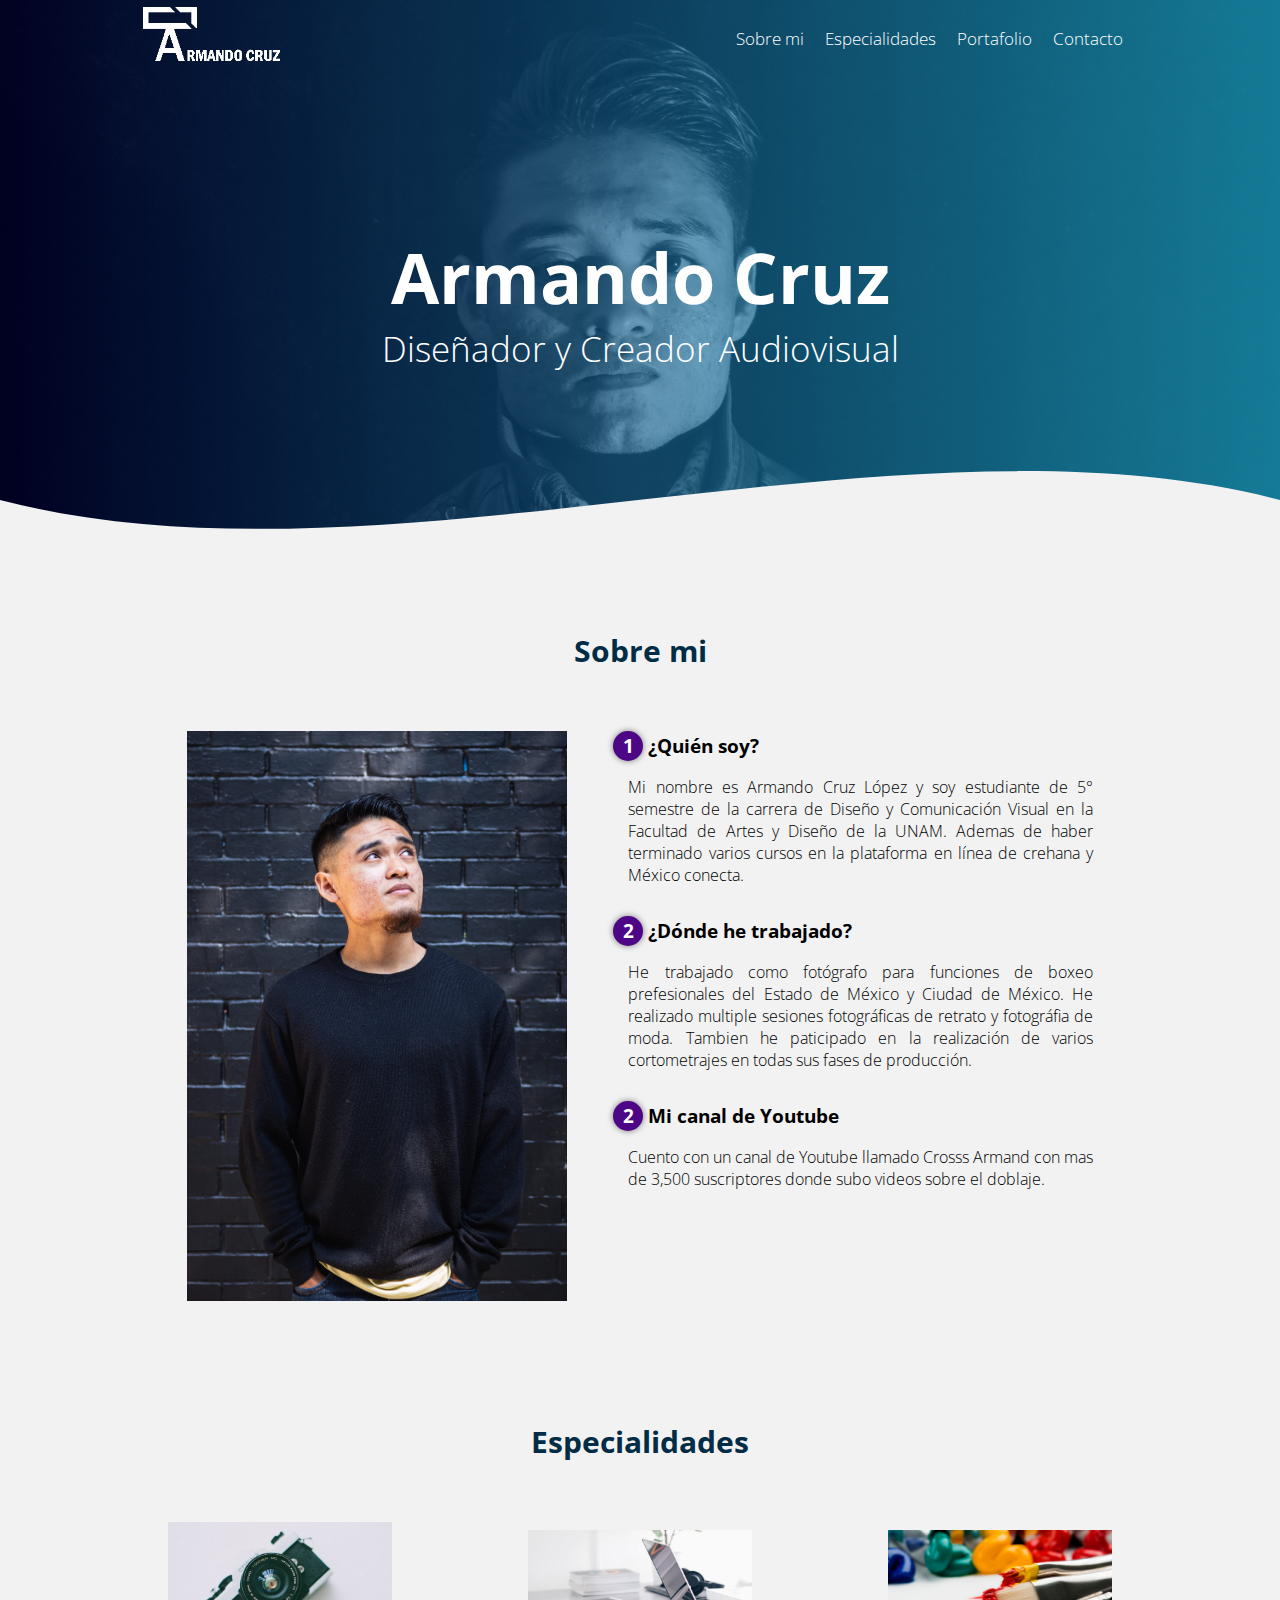
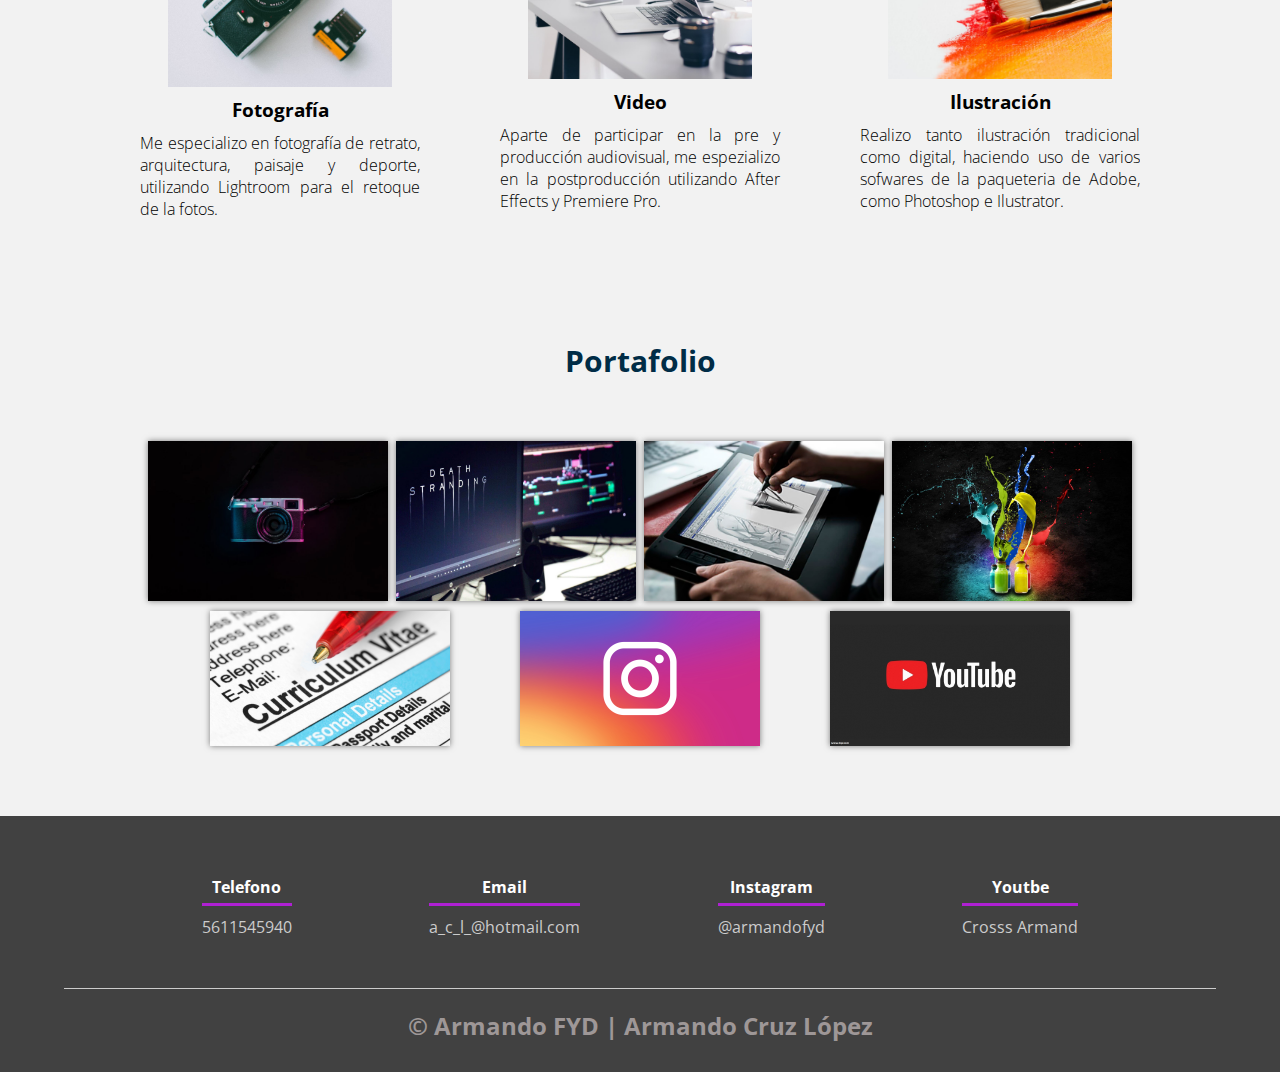
<file: index.html>
<!DOCTYPE html>
<html lang="en">

<head>
    <meta charset="UTF-8">
    <meta name="viewport" content="width=device-width, initial-scale=1.0">
    <meta http-equiv="X-UA-Compatible" content="ie=edge">
    <title>Armando CL</title>
    <link rel="stylesheet" href="estilos.css">
    <link href="https://fonts.googleapis.com/css?family=Open+Sans:300,400,700,800&display=swap" rel="stylesheet">
</head>

<body class="hidden">
    <div class="centrado" id="onload">
        <div class="lds-facebook"><div></div><div></div><div></div></div>
    </div>
    <header>
        <nav id="nav" class="nav1">
            <div class="contenedor-nav">
                <div class="logo">
                    <img src="img/logo.png" alt="">
                </div>
                <div class="enlaces" id="enlaces">
                    <a href="#" id="enlace-equipo" class="btn-header">Sobre mi</a>
                    <a href="#" id="enlace-servicio" class="btn-header">Especialidades</a>
                    <a href="#" id="enlace-trabajo" class="btn-header">Portafolio</a>
                    <a href="#" id="enlace-contacto" class="btn-header">Contacto</a>
                </div>
                <div class="icono" id="open">
                    <span>&#9776;</span>
                </div>
            </div>
        </nav>
        <div class="textos">
            <h1>Armando Cruz</h1>
            <h2>Diseñador y Creador Audiovisual</h2>
        </div>
        <div class="wave" style="height: 150px; overflow: hidden;"><svg viewBox="0 0 500 150" preserveAspectRatio="none"
                style="height: 100%; width: 100%;">
                <path d="M0.00,49.98 C150.00,150.00 349.20,-50.00 500.00,49.98 L500.00,150.00 L0.00,150.00 Z"
                    style="stroke: none; fill: #f2f2f2;"></path>
            </svg></div>
    </header>
    <main>
        <section class="contenedor sobre-nosotros" id="equipo">
            <h2 class="titulo">Sobre mi</h2>
            <div class="contenedor-sobre-nosotros">
                <img src="img/armando2.jpg" alt="" class="imagen-about-us">
                <div class="contenido-textos">
                    <h3><span>1</span>¿Quién soy?</h3>
                    <p>Mi nombre es Armando Cruz López y soy estudiante de 5° semestre de la carrera de Diseño y Comunicación Visual en la Facultad de Artes y Diseño de la UNAM.
                    Ademas de haber terminado varios cursos en la plataforma en línea de crehana y México conecta.
                    </p>
                    <h3><span>2</span>¿Dónde he trabajado?</h3>
                    <p>He trabajado como fotógrafo para funciones de boxeo prefesionales del Estado de México y Ciudad de México.
                    He realizado multiple sesiones fotográficas de retrato y fotográfia de moda. Tambien he paticipado en la realización de varios
                    cortometrajes en todas sus fases de producción.
                    </p>
                    <h3><span>2</span>Mi canal de Youtube</h3>
                    <p>Cuento con un canal de Youtube llamado Crosss Armand con mas de 3,500 suscriptores donde subo videos sobre el doblaje.
                    </p>
                </div>
            </div>
        </section>
        <section class="about" id="servicio">
        <div class="contenedor">
            <h2 class="titulo">Especialidades</h2>
            <div class="servicio-cont">
                <div class="servicio-ind">
                    <img src="img/img2.jpg" alt="">
                    <h3>Fotografía</h3>
                    <p>Me especializo en fotografía de retrato, arquitectura, paisaje y deporte,
                        utilizando Lightroom para el retoque de la fotos.
                    </p>
                </div>
                <div class="servicio-ind">
                    <img src="img/img8.jpg" alt="">
                    <h3>Video</h3>
                    <p>Aparte de participar en la pre y producción audiovisual, me espezializo en la postproducción 
                    utilizando After Effects y Premiere Pro. 
                    </p>
                </div>
                <div class="servicio-ind">
                    <img src="img/pinceles.jpg" alt="">
                    <h3>Ilustración</h3>
                    <p>Realizo tanto ilustración tradicional como digital, haciendo uso de varios sofwares de la 
                        paqueteria de Adobe, como Photoshop e Ilustrator.
                    </p>
                </div>
            </div>
        </div>
        </section>
        <section class="portafolio" id="trabajo">
            <div class="contenedor">
                <h2 class="titulo">Portafolio</h2>
                <div class="galeria-port">
                    <div class="imagen-port">
                        <img src="img/camara.jpg" alt="">
                        <div class="hover-galeria">
                        <a href="html/portafolio.html"><img src="img/icono1.png" alt=""></a>
                            <p>Fotografía</p>
                        </div>
                    </div>
                    <div class="imagen-port">
                        <img src="img/video2.jpg" alt="">
                        <div class="hover-galeria">
                            <a href="html/video.html"><img src="img/icono1.png" alt=""></a>
                            <p>Video</p>
                        </div>
                    </div>
                    <div class="imagen-port">
                        <img src="img/animacion.jpg" alt="">
                        <div class="hover-galeria">
                            <a href="html/animacion.html"><img src="img/icono1.png" alt=""></a>
                            <p>Animación</p>
                        </div>
                    </div>
                    <div class="imagen-port">
                        <img src="img/ilustracion.jpg" alt="">
                        <div class="hover-galeria">
                            <a href="html/Ilustración.html"><img src="img/icono1.png" alt=""></a>
                            <p>Ilustración</p>
                        </div>
                    </div>
                    <div class="imagen-port">
                        <img src="img/curiculum.jpg" alt="">
                        <div class="hover-galeria">
                            <a href="html/curriculum.html"><img src="img/icono1.png" alt=""></a>
                            <p>Curriculum</p>
                        </div>
                    </div>
                    
                    <div class="imagen-port">
                        <img src="img/insta.jpg" alt="">
                        <div class="hover-galeria">
                            <a href="https://www.instagram.com/armandofyd/?hl=es-la"><img src="img/icono1.png" alt=""></a>
                            <p>Instagram</p>
                        </div>
                    </div>
                    <div class="imagen-port">
                        <img src="img/youtube.jpg" alt="">
                        <div class="hover-galeria">
                            <a href="https://www.youtube.com/channel/UCI11MpubwIPz25RvphFvT-Q/videos"><img src="img/icono1.png" alt=""></a>
                            <p>Youtube</p>
                        </div>
                    </div>
                </div>
            </div>
        </section>
    </main>
    <footer id="contacto">
<div class="contenedor-footer">
    <div class="content-foo">
        <h4>Telefono</h4>
        <p>5611545940</p>
    </div>
    <div class="content-foo">
        <h4>Email</h4>
        <p>a_c_l_@hotmail.com</p>
    </div>
    <div class="content-foo">
        <h4>Instagram</h4>
        <p>@armandofyd</p>
    </div>
    <div class="content-foo">
        <h4>Youtbe</h4>
        <p>Crosss Armand</p>
    </div>
</div>
<h2 class="titulo-final">&copy; Armando FYD | Armando Cruz López</h2>

    </footer>
    <script src="js/jquery.js"></script>
    <script src="js/main.js"></script>
    <script src="js/filtro.js"></script>
</body>
</html>
</file>
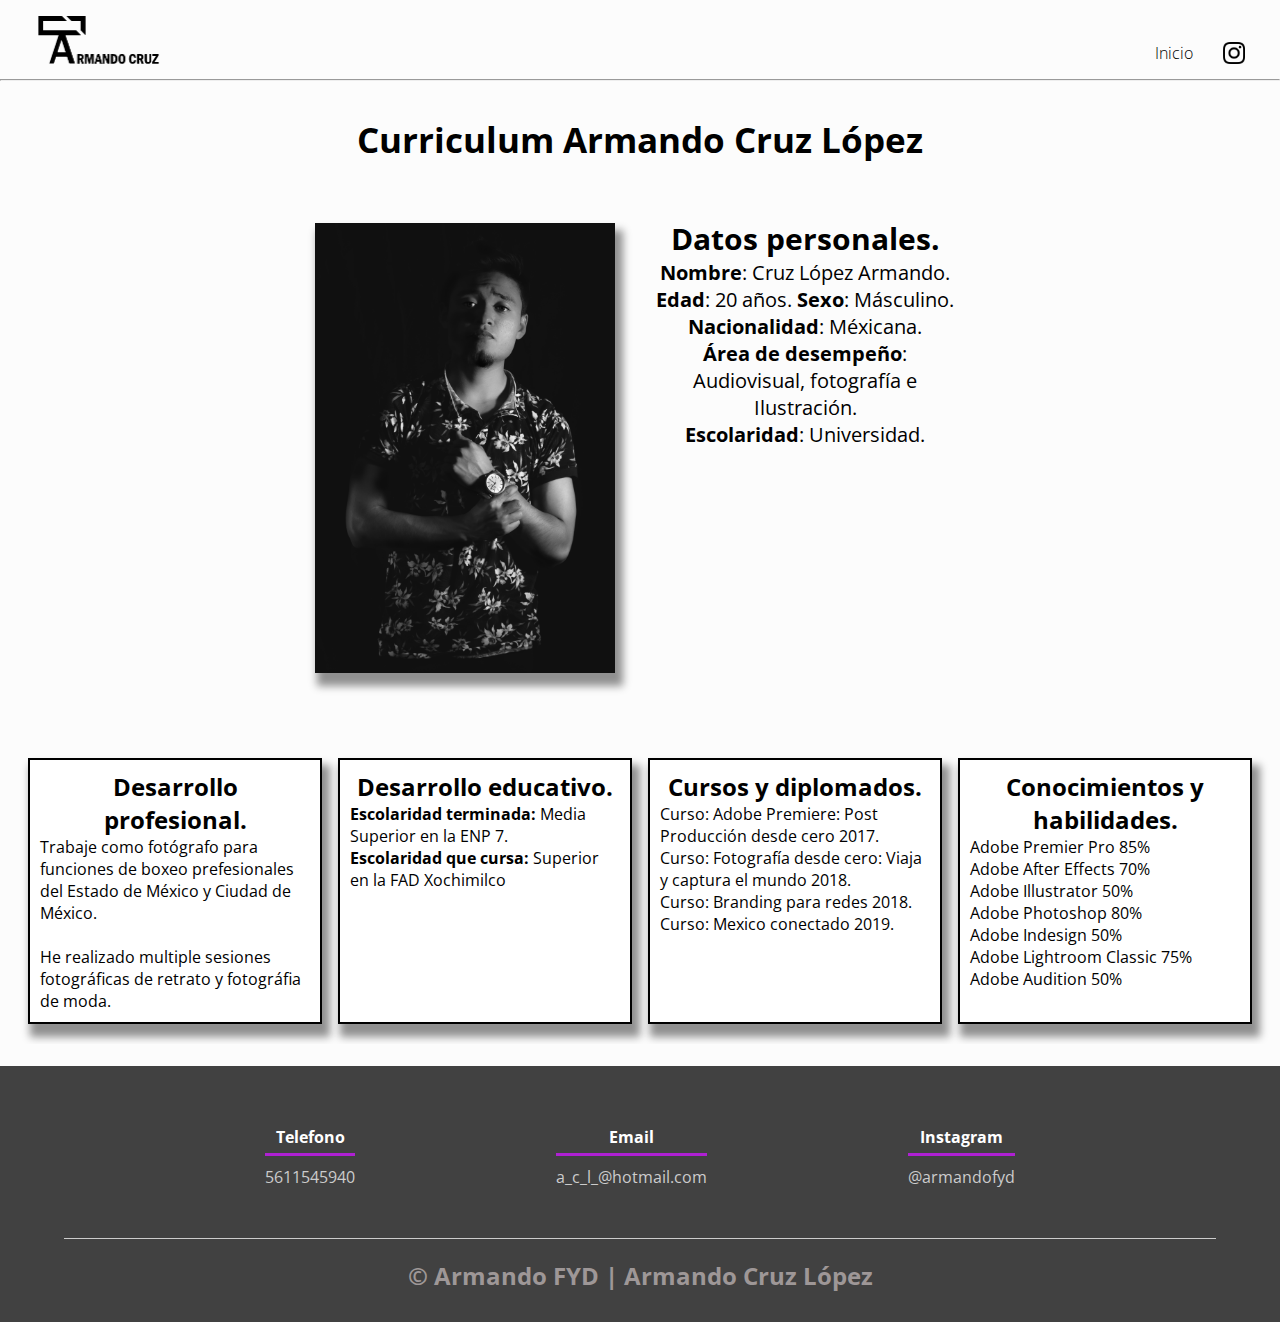
<file: html/Curriculum.html>
<!doctype html>
<html lang="en">
<head>
<title>CV</title>
<link rel="stylesheet" href="esc.css">
<link href="https://fonts.googleapis.com/css?family=Open+Sans:300,400,700,800&display=swap" rel="stylesheet">
</head>


<body>
	<header>
    <img class="logo" src="logo.png"> 
      
        <nav>
     
          <a href="../index.html">Inicio</a>
          <a href="https://www.instagram.com/armandofyd/?hl=es-la"><img class="insta" src="insta.png"></a>
        </nav>
        
          
          <hr \>
	</header>
	

	<div class="titulo" style="font-weight: bold">
		<p>Curriculum Armando Cruz López		</p>
  </div>
	<center>
<div class="parrafo">
	<p><img src="22.jpg" >  </p>    
	  <h2>Datos personales.</h2>
      <p> <strong>Nombre</strong>: Cruz López Armando.</p>
      <p> <strong>Edad</strong>: 20 años.<strong> Sexo</strong>: Másculino. </p>
      <p><strong>Nacionalidad</strong>: Méxicana. </p>
      <p><strong>Área de desempeño</strong>: Audiovisual, fotografía e Ilustración. </p>
      <p><strong>Escolaridad</strong>: Universidad. </p>
</div>
	</center>
<div class="contenedor1">
  <div class="datos">
		
		<h2 style="text-align: center">Desarrollo profesional. </h2>
        <p> Trabaje como fotógrafo para funciones de boxeo prefesionales del Estado de México y Ciudad de México. </p>
        <p><br>
          He realizado multiple sesiones fotográficas de retrato y fotográfia de moda. </p>
	</div>
	<div class="edu">
	  <h2 style="text-align: center">Desarrollo educativo.	    </h2>
	  <p><span style="font-weight: bold">Escolaridad terminada:</span> Media Superior en la ENP 7.</p>
	  <p> <span style="font-weight: bold">Escolaridad que cursa:</span> Superior en la FAD Xochimilco</p>
  </div>
     <div class="cursos">
	     <h2 style="text-align: center">Cursos y diplomados.</h2>
		  <p> 
		   Curso: Adobe Premiere: Post Producción desde cero 2017.</p>
		  <p> Curso: Fotografía desde cero: Viaja y captura el mundo 2018.		   </p>
		  <p>Curso: Branding para redes 2018. 
		   Curso: Mexico conectado 2019. </p>
  </div>
  <div class="hab">
	<h2 style="text-align: center">Conocimientos y habilidades.</h2>
<p>
Adobe Premier Pro 85%
<br>
Adobe After Effects 70%
<br>
Adobe Illustrator 50%
<br>
Adobe Photoshop 80%
<br>
Adobe Indesign 50%
<br>
Adobe Lightroom Classic 75%
<br>
Adobe Audition 50%
  </div>
	</div>
<p>&nbsp;</p>
<footer id="contacto">
  <div class="contenedor-footer">
        <div class="content-foo">
            <h4>Telefono</h4>
            <p>5611545940</p>
        </div>
        <div class="content-foo">
            <h4>Email</h4>
            <p>a_c_l_@hotmail.com</p>
        </div>
        <div class="content-foo">
            <h4>Instagram</h4>
            <p>@armandofyd</p>
        </div>
    </div>
    <h2 class="titulo-final">&copy; Armando FYD | Armando Cruz López</h2>

</footer>
	
 

	
</body>
	
</html>
</file>
<file: estilos.css>
:root{
  --color1: rgb(219,144,.5);
  --color2: rgba(23, 180, 83, 0.877);
  --color3: rgba(11,194,211, 0.623);
  --fondo: #f2f2f2;
  --titulos: 33px;
  --margenes: 60px;
  --espacios: 10px;
  --espacios-contenido:45px;
}

* {
  margin: 0;
  padding: 0;
  box-sizing: border-box;
}

body {
  font-family: 'open sans';
  background: var(--fondo);
}

img{
  vertical-align: top;
}

.contenedor {
    padding: 60px 0;
    width: 90%;
    max-width: 1000px;
    margin: auto;
    overflow: hidden;
}

.titulo {
    color: #002c46;
    font-size: 30px;
    text-align: center;
    margin-bottom: 60px;
}


/* Preloader */
.hidden{
  overflow: hidden;
}

.centrado{
  position: fixed;
  width: 100vw;
  height: 100vh;
  background: #000;
  z-index: 100;
  display: flex;
  justify-content: center;
  align-items: center;
}
.lds-facebook {
  display: inline-block;
  position: relative;
  width: 64px;
  height: 64px;
}

.lds-facebook div {
  display: inline-block;
  position: absolute;
  left: 6px;
  width: 13px;
  background: #cef;
  animation: lds-facebook 1.2s cubic-bezier(0, 0.5, 0.5, 1) infinite;
}

.lds-facebook div:nth-child(1) {
  left: 6px;
  animation-delay: -0.24s;
}

.lds-facebook div:nth-child(2) {
  left: 26px;
  animation-delay: -0.12s;
}

.lds-facebook div:nth-child(3) {
  left: 45px;
  animation-delay: 0;
}

@keyframes lds-facebook {
  0% {
    top: 6px;
    height: 51px;
  }

  50%,
  100% {
    top: 19px;
    height: 26px;
  }
}

/* Header */

header{
  width: 100%;
  height:600px;
   background: linear-gradient(to right,
 rgba(0, 0, 71, 0.459),
 rgba(27, 180, 222, 0.664)
  ), url(img/15.jpg) ;
  background-attachment: fixed;
  background-position: center;
  background-size: cover;
  position: relative;
}

nav{
  width: 100%;
  position: absolute;
  color: white;

}

.contenedor-nav{
  display: flex;
  margin: auto;
  width: 90%;
  justify-content: space-between;
  align-items: center;
  max-width:1000px;
  height:inherit;
  overflow: hidden;
}

nav .enlaces a{
  display: inline-block;
  padding: 5px 0;
  margin-right: 17px;
  font-size: 17px;
  font-weight: 300;
  text-decoration: none;
  border-bottom: 3px solid transparent;
  color: inherit;
}

nav .enlaces a:hover{
  border-bottom: 3px solid #1498a4;
  transition: 0.6s;
}

.logo, .logo img{ height:80px;}

.icono{
  display:none;
  font-size: 24px;
  padding: 23.5px 20px;
}

.textos{
  width: 100%;
  height: 100%;
  display:flex;
  justify-content: center;
  flex-direction: column;
  align-items: center;
  color:#fff;
  overflow: hidden;
  text-align: center;
}

.textos>h1{font-size:80px;}

.textos>h2{font-size: 30px; font-weight: 300;}

.wave{
    position: absolute;
    bottom: 0%;
    width: 100%;
  
}

/* Main */

.sobre-nosotros{
    padding: 30px 0 60px 0;
}
.contenedor-sobre-nosotros{
    display: flex;
    justify-content: space-evenly;
}

.imagen-about-us{
    width: 38%;
}

.sobre-nosotros .contenido-textos{
    width: 48%;
}

.contenido-textos h3{
    margin-bottom: 15px;
}

.contenido-textos h3 span{
    background: #4d0686;
    color: #fff;
    border-radius: 50%;
    display: inline-block;
    text-align: center;
    width: 30px;
    height: 30px;
    padding: 2px;
    box-shadow: 0 0 6px 0 rgba(0, 0, 0, .5);
    margin-right: 5px;
}

.contenido-textos p{
    padding: 0px 0px 30px 15px;
    font-weight: 300;
    text-align: justify;
}

.after::after{
  content:'';
  display: block;
  margin: auto;
  margin-top: var(--espacios);
  width: 100px;
  height: 2px;
  background: var(--color1);
  margin-bottom: var(--espacios-contenido);
}

.cards{
    display: flex;
    justify-content: space-evenly;
}

.cards .card{
    background: #4d0686;
    display: flex;
    width: 46%;
    height: 200px;
    align-items: center;
    justify-content: space-evenly;
    border-radius: 5px;
    box-shadow: 0 0 6px 0 rgba(0, 0, 0, 0.6);
}

.cards .card img{
    width: 100px;
    height: 100px;
    object-fit: cover;
    border: 3px solid #fff;
    border-radius: 50%;
    display: block;
}

.cards .card > .contenido-texto-card{
    width: 60%;
    color: #fff;
}

.cards .card > .contenido-texto-card p{
    font-weight: 300;
    padding-top: 5px;
}

.about-services{
    background: #f2f2f2;
    padding-bottom: 30px;
}


.servicio-cont{
    display:flex;
    justify-content: space-between;
    align-items: center;
}

.servicio-ind{
    width: 28%;
    text-align: center;
}

.servicio-ind img{
    width: 80%;
}


.servicio-ind h3{
    margin: 10px 0;
}

.servicio-ind p{
    font-weight: 300;
    text-align: justify;
}
/* Galeria */


.portafolio{
    background: #f2f2f2;
}

.galeria-port{
    display: flex;
    justify-content: space-evenly;
    flex-wrap: wrap;
}

.imagen-port{
    width: 24%;
    margin-bottom: 10px;
    overflow: hidden;
    position: relative;
    cursor: pointer;
    box-shadow: 0 0 6px 0 rgba(0, 0, 0, .5);
}

.imagen-port > img{
    width: 100%;
    height: 100%;
    object-fit: cover;
    display: block;
}

.hover-galeria{
    position: absolute;
    width: 100%;
    height: 100%;
    top: 0;
    transform: scale(0);
    background: hsla(273,91%,27%, 0.7);
    transition: transform .5s;
    display: flex;
    justify-content: center;
    align-items: center;
    flex-direction: column;
}

.hover-galeria img{
    width: 50px;
}

.hover-galeria p{
    color: #fff;
}

.imagen-port:hover .hover-galeria{
    transform: scale(1);
}

.servicios{
  display: flex;
  color:#fff;
  justify-content: space-between;
  margin: auto;
  flex-wrap: wrap;
}
.caja-servicios{
  width: 30%;
  margin: auto;
  text-align: center;
}
.caja-servicios>h4{
  margin-bottom: var(--espacios);
}

.caja-servicios>p{
  text-align: center;
}

.botones-work{
  overflow: hidden;
}

.botones-work li{
  display: inline-block;
  text-align: center;
  margin-left: var(--espacios);
  margin-bottom: var(--espacios-contenido);
  padding: 6px 12px;
  border: 1px solid var(--color1);
  list-style: none;
  color: var(--color1);
}

.botones-work li:hover{
  background: var(--color1);
  color:#fff;
  cursor: pointer;
}

.botones-work .active{
  background: var(--color1);
  color:#fff;
}

.galeria-work{
  display:flex;
  flex-wrap: wrap;
  justify-content: space-around;
}

.cont-work{
  width: 31%;
  box-shadow: 0 0 6px 0 rgba(0,0,0,.5);
  height:300px;
  overflow: hidden;
  margin-bottom: var(--espacios-contenido);
}

.img-work{
  height: 90%;
  width: 100%;
}

.img-work img{
  height: 100%;
  width: 100%;
  object-fit: cover;
}

.textos-work{
  height: 10%;
}

.textos-work h4{
  line-height: 30px;
  font-weight: 300;
}

/* Footer */

footer{
    background: #414141;
    padding: 60px 0 30px 0;
    margin: auto;
    overflow: hidden;
}

.contenedor-footer{
    display: flex;
    width: 90%;
    justify-content: space-evenly;
    margin: auto;
    padding-bottom: 50px;
    border-bottom: 1px solid #ccc;
}

.content-foo{
    text-align: center;
}

.content-foo h4{
    color: #fff;
    border-bottom: 3px solid #af20d3;
    padding-bottom: 5px;
    margin-bottom: 10px;
}

.content-foo p{
    color: #ccc;
}

.titulo-final{
    text-align: center;
    font-size: 24px;
    margin: 20px 0 0 0;
    color: #9e9797;
}

@media screen and (max-width:900px){
    header{
        background-position: center;
    }

    .contenedor-sobre-nosotros{
        flex-direction: column;
        justify-content: center;
        align-items: center;
    }

    .sobre-nosotros .contenido-textos{
        width: 90%;
    }

    .imagen-about-us{
        width: 90%;
    }

    /* Galeria */

    .imagen-port{
        width: 44%;
    }

    /* Clientes */

    .cards{
        flex-direction: column;
        justify-content: center;
        align-items: center;
    }

    .cards .card{
        width: 90%;
    }

    .cards .card:first-child{
        margin-bottom: 30px;
    }
.cards .card:nth-child(2n+0){
        margin-bottom: 30px;
    }

    /* servicios */

    .servicio-cont{
        justify-content: center;
        flex-direction: column;
    }

    .servicio-ind{
        width: 100%;
        text-align: center;
    }

    .servicio-ind:nth-child(1), .servicio-ind:nth-child(2){
        margin-bottom: 60px;
    }

    .servicio-ind img{
        width: 90%;
    }
}

@media screen and (max-width:500px){
    nav{
        text-align: center;
        padding: 30px 0 0 0;
    }

    nav > a{
        margin-right: 5px;
    }

    .textos-header h1{
        font-size: 35px;
    }

    .textos-header h2{
        font-size: 20px;
    }

    /* ABOUT US */

    .imagen-about-us{
        margin-bottom: 60px;
        width: 99%;
    }

    .sobre-nosotros .contenido-textos{
        width: 95%;
    }

    /* Galeria */

    .imagen-port{
        width: 95%;
    }

    /* Clients */

    .cards .card{
        height: 450px;
        display: flex;
        flex-direction: column;
        align-items: center;
    }

    .cards .card img{
        width: 90px;
        height: 90px;
    }

    /* Footer */

    .contenedor-footer{
        flex-direction: column;
        border: none;
    }

    .content-foo{
        margin-bottom: 20px;
        text-align: center;
    }

    .content-foo h4{
        border: none;
    }

    .content-foo p{
        color: #ccc;
        border-bottom: 1px solid #f2f2f2;
        padding-bottom: 20px;
    }

    .titulo-final{
        font-size: 20px;
    }
}

@media screen and (max-width: 700px){
  .nav2{
    color: #fff;
  }

  .icono{
    display:block;
    cursor: pointer;
  }

  .enlaces{
    position: fixed;
    top:80px;
    background: #2c3e50;
    left: 0;
    height: 100%;
    transition: 1s;
    width: 0;
    overflow: hidden;
  }

  .enlaces a{
    display: block;
    width: 100%;
    height: 50px;
    padding: 20px;
    text-align: center;
    background: #34495e;
    color:#fff;
  }
}

  .textos>h1{font-size: 70px;}
  .textos>h2{font-size:35px;}
</file>
<file: html/esc.css>
@charset "utf-8";
/* CSS Document */
*{
margin: 0;
padding: 0;	
}

body {
  font-family: 'open sans';
	background: hsla(0,0%,99%,1.00);
 
}

nav{text-align: right;
	padding-top: 42px;
	padding-right: 35px;
	padding-bottom: 15px;
	
	

}
nav > a{
	color: black;
	font-weight: 300;
	text-decoration: none;
	margin-right: 20px;
	padding-top: 0px;
}
nav > img{
	float: left;
	width: 125px;
}
nav > a:hover{
	text-decoration: underline;
	
}
.insta {
	float: right;
	width: 22px;
	margin-left: -10px;

}

.insta:hover {
 width: 23px;
}

.logo {
	float: left;
	width: 125px;
	padding-left: 35px;
	
	
}


.titulo{
	font-size: 35px;
	text-align: center;
	margin: auto;
	padding: 35px;
}

.todo{
	padding: 15px;
	align-content: space-between
}


.parrafo{
	width: 650px;
	height: 500px;
	padding: 20px;
	font-size: 20px;
	text-decoration: none;
	}
.parrafo img{
	width: 300px;
	float: left;
	margin-top: 5px;
	margin-right: 30px;
	box-shadow: 5px 10px 8px 3px #909090;
	
	}

.contenedor1{ 
	padding: 20px;
	overflow: hidden;
	display: flex;

}

.datos{
	float: left;
	padding: 10px;
	color: black;
	width: 270px;
	margin: 0 auto;
	background: white;
		border-width: 2px;
	border-style: solid;
	border-color: black;
	box-shadow: 5px 10px 8px 3px #909090;  

	
}

.edu{
	float: left;
	padding: 10px;
	color: black;
	width: 270px;
	margin: 0 auto;
	background: white;
		border-width: 2px;
	border-style: solid;
	border-color: black;
	box-shadow: 5px 10px 8px 3px #909090;
	
}

.cursos{
	float: left;
	padding: 10px;
	color: black;
	width: 270px;
	margin: 0 auto;
background: white;
		border-width: 2px;
	border-style: solid;
	border-color: black;
	box-shadow: 5px 10px 8px 3px #909090;

}

.hab{
	float: left;
	padding: 10px;
	color: black;
	width: 270px;
	margin: 0 auto;
	background: white;
	border-width: 2px;
	border-style: solid;
	border-color: black;
	box-shadow: 5px 10px 8px 3px #909090;
}


.pro{	
	padding: 10px;
	color: black;
	width: 570px;
	margin: 10px;
	float: left;

	
}



footer{
    background: #414141;
    padding: 60px 0 30px 0;
    margin: auto;
    overflow: hidden;
}

.contenedor-footer{
    display: flex;
    width: 90%;
    justify-content: space-evenly;
    margin: auto;
    padding-bottom: 50px;
    border-bottom: 1px solid #ccc;
}

.content-foo{
    text-align: center;
}

.content-foo h4{
    color: #fff;
    border-bottom: 3px solid #af20d3;
    padding-bottom: 5px;
    margin-bottom: 10px;
}

.content-foo p{
    color: #ccc;
}

.titulo-final{
    text-align: center;
    font-size: 24px;
    margin: 20px 0 0 0;
    color: #9e9797;
}
</file>
